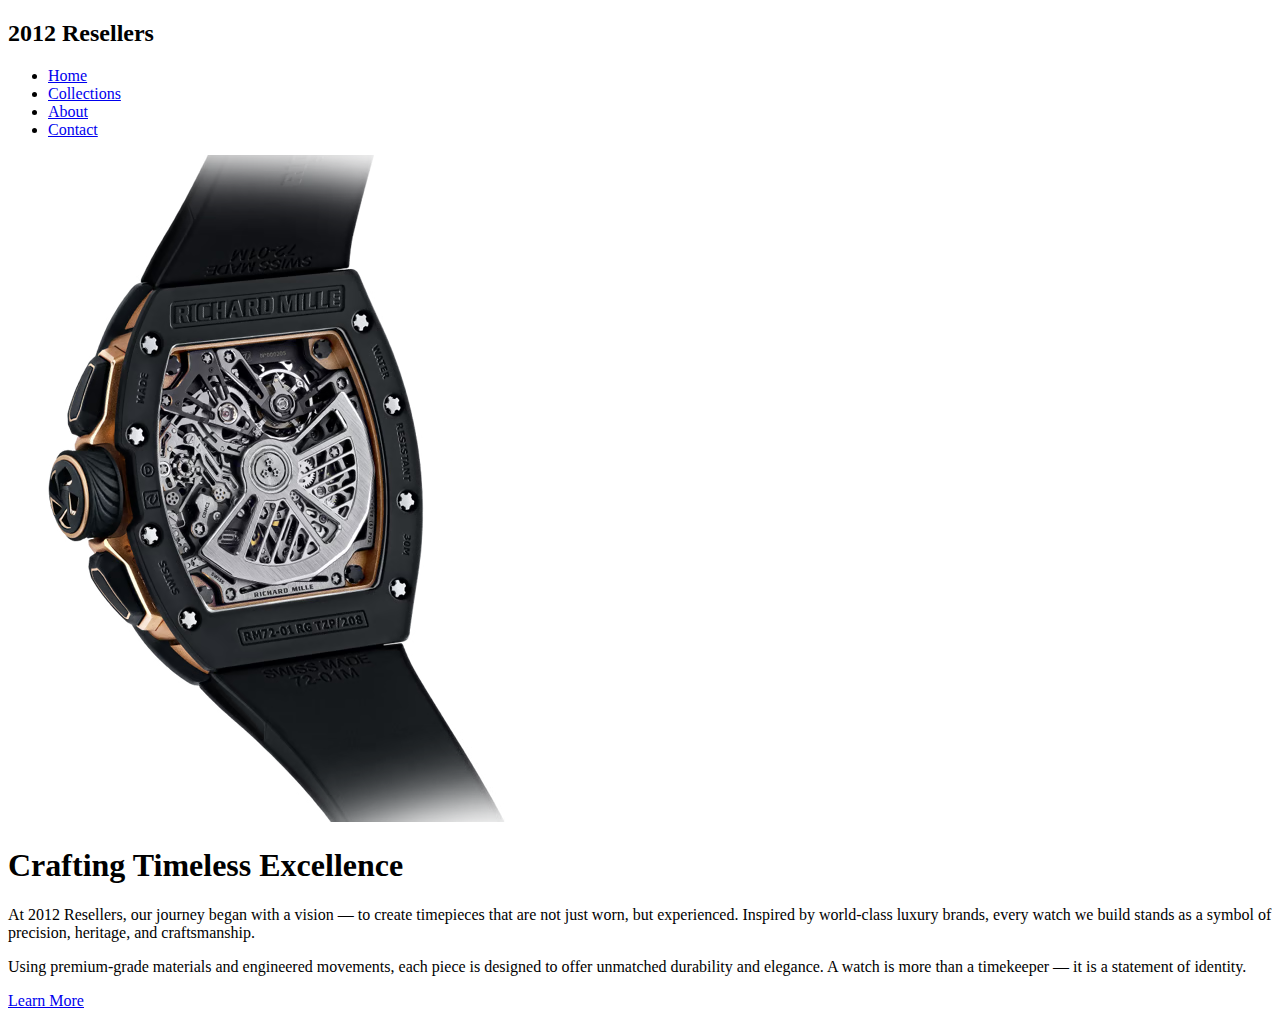
<file: about.html>
<!doctype html>
<html>

<body>
<div class="navbar">
  <h2>2012 Resellers</h2>
  <ul>
    <li><a href="index.html">Home</a></li>
    <li><a href="product.html">Collections</a></li>
    <li><a href="about.html">About</a></li>
    <li><a href="contact.html">Contact</a></li>
  </ul>
</div>

<section class="about-section">
  <div class="about-wrapper">
    <div class="about-image">
      <img src="assets/RM72-01B22.avif" alt="Luxury Watch">
    </div>
    <div class="about-content">
      <h1>Crafting Timeless Excellence</h1>

      <p>
        At 2012 Resellers, our journey began with a vision — to create timepieces
        that are not just worn, but experienced. Inspired by world-class luxury
        brands, every watch we build stands as a symbol of precision, heritage,
        and craftsmanship.
      </p>

      <p>
        Using premium-grade materials and engineered movements, each piece is
        designed to offer unmatched durability and elegance. A watch is more than
        a timekeeper — it is a statement of identity.
      </p>

      <a href="https://en.wikipedia.org/wiki/Richard_Mille" target="_blank" class="btn">Learn More</a>
    </div>

  </div>
</section>


</body>
</html>
</file>
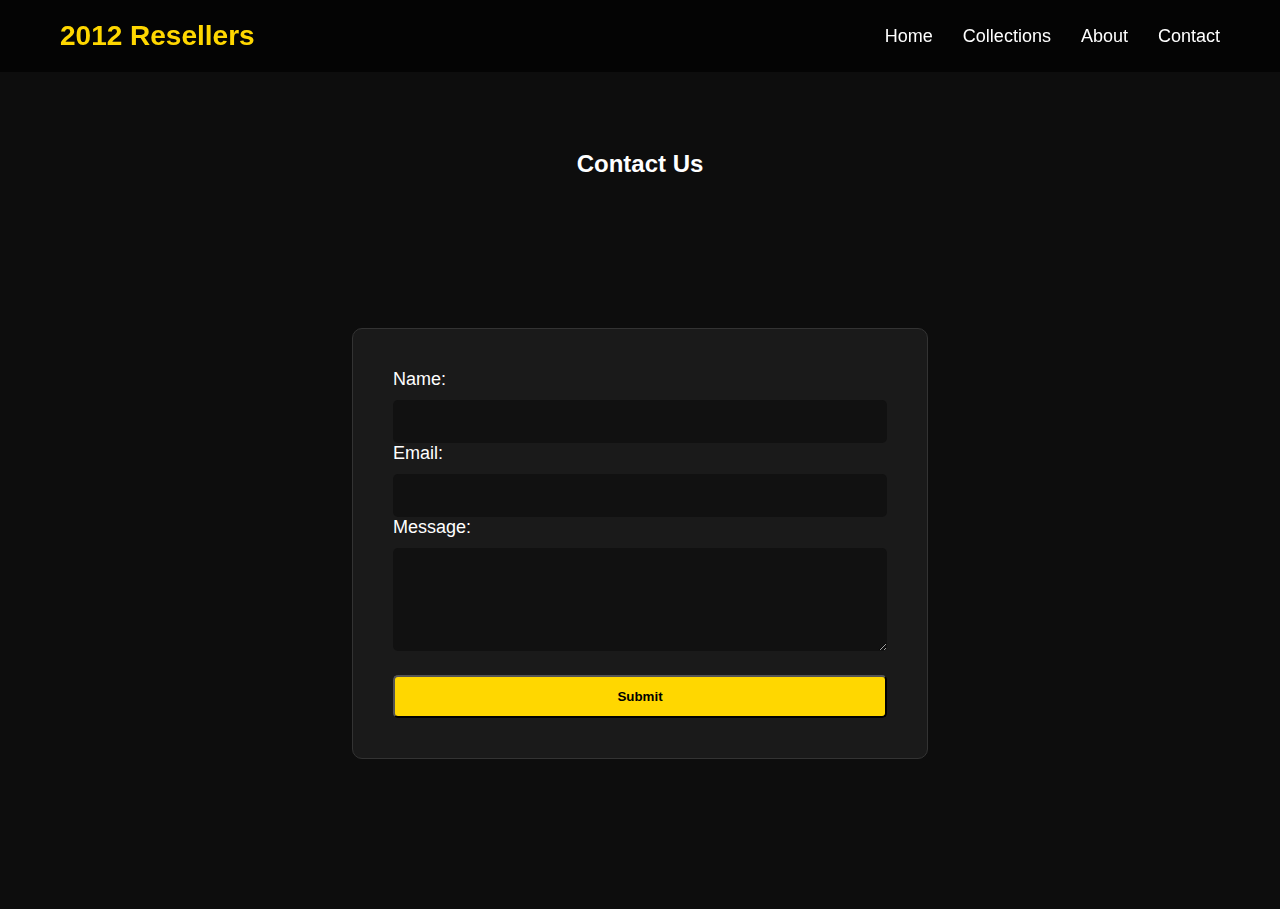
<file: contact.html>
<!DOCTYPE html>
<html>
<head>
  <link rel="stylesheet" href="style.css">
</head>

<body>
<div class="navbar">
  <h2>2012 Resellers</h2>
  <ul>
    <li><a href="index.html">Home</a></li>
    <li><a href="product.html">Collections</a></li>
    <li><a href="about.html">About</a></li>
    <li><a href="contact.html">Contact</a></li>
  </ul>
</div>

<h2 style="text-align:center; margin-top:150px;">Contact Us</h2>

<form id="contactForm" class="contact-box">
  <label>Name:</label>
  <input type="text" id="name" required>

  <label>Email:</label>
  <input type="email" id="email" required>

  <label>Message:</label>
  <textarea id="message" rows="5" required></textarea>

  <button class="btn">Submit</button>
</form>

<script src="script.js"></script>
</body>

</html>
</file>
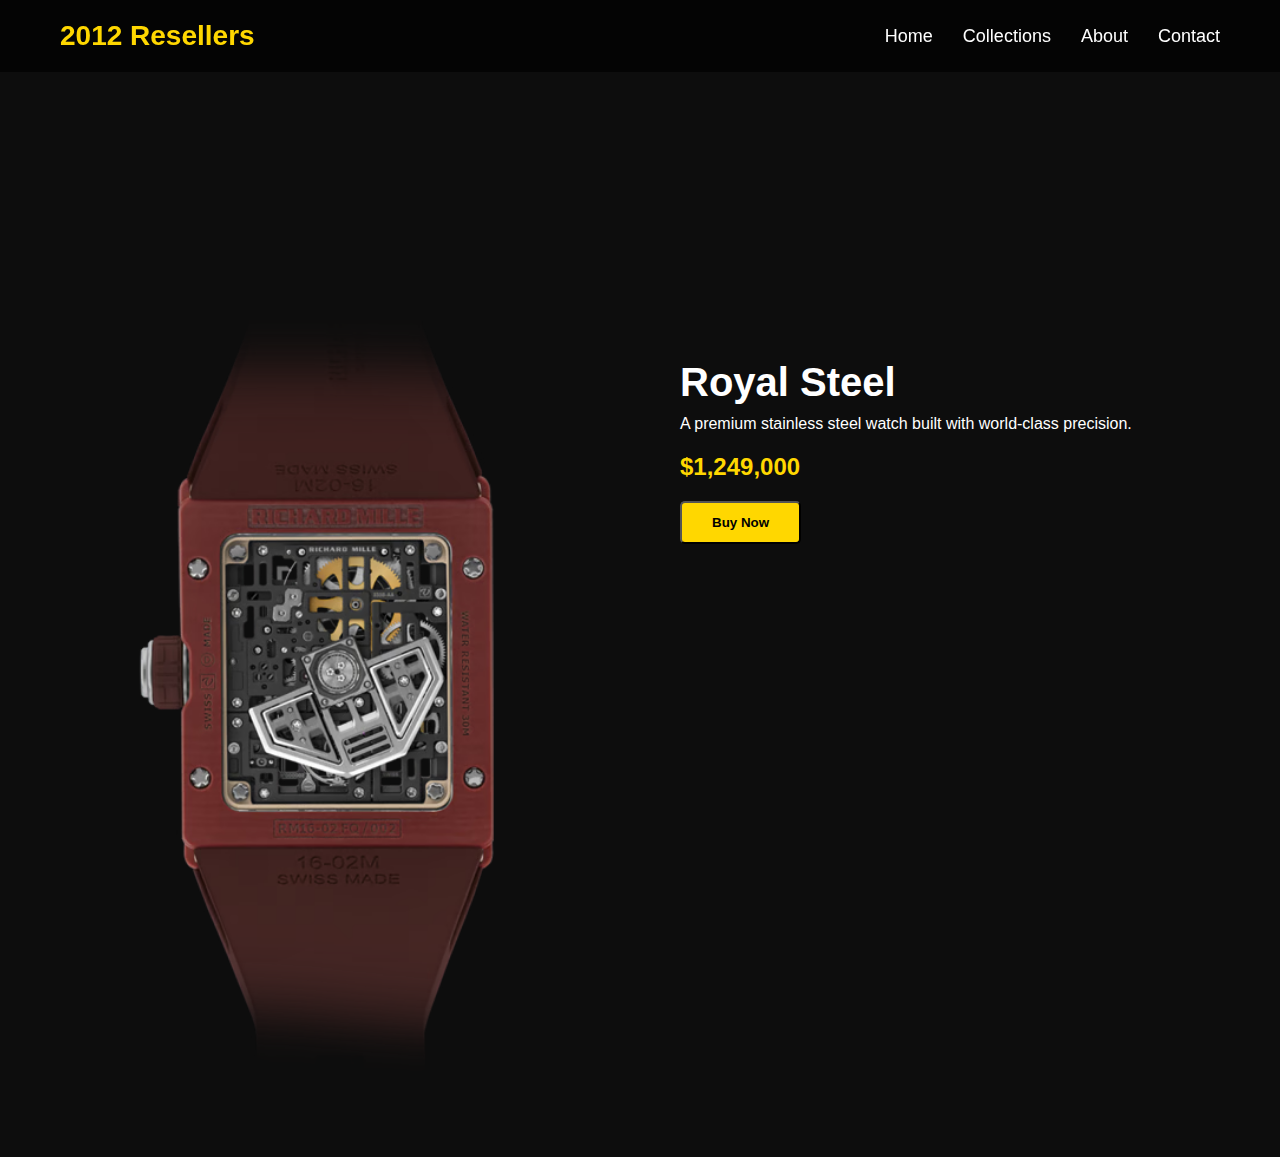
<file: product-details.html>
<!DOCTYPE html>
<html>
<head>
  <link rel="stylesheet" href="style.css">
</head>
<body style="padding-top:120px;">
<div class="navbar">
  <h2>2012 Resellers</h2>
  <ul>
    <li><a href="index.html">Home</a></li>
    <li><a href="product.html">Collections</a></li>
    <li><a href="about.html">About</a></li>
    <li><a href="contact.html">Contact</a></li>
  </ul>
</div>
<section class="product-details">
  <div style="display:flex; padding: 50px;">
    <img src="assets/RM016-02back.avif" style="width:50%; border-radius:8px;">
    <div style="padding: 40px;">
      <h1>Royal Steel</h1>
      <p>
        A premium stainless steel watch built with world-class precision.
      </p>

      <h2>$1,249,000</h2>

      <button class="btn" id="buyBtn">Buy Now</button>
    </div>
  </div>
</section>

<script src="script.js"></script>
</body>
</html>
</file>
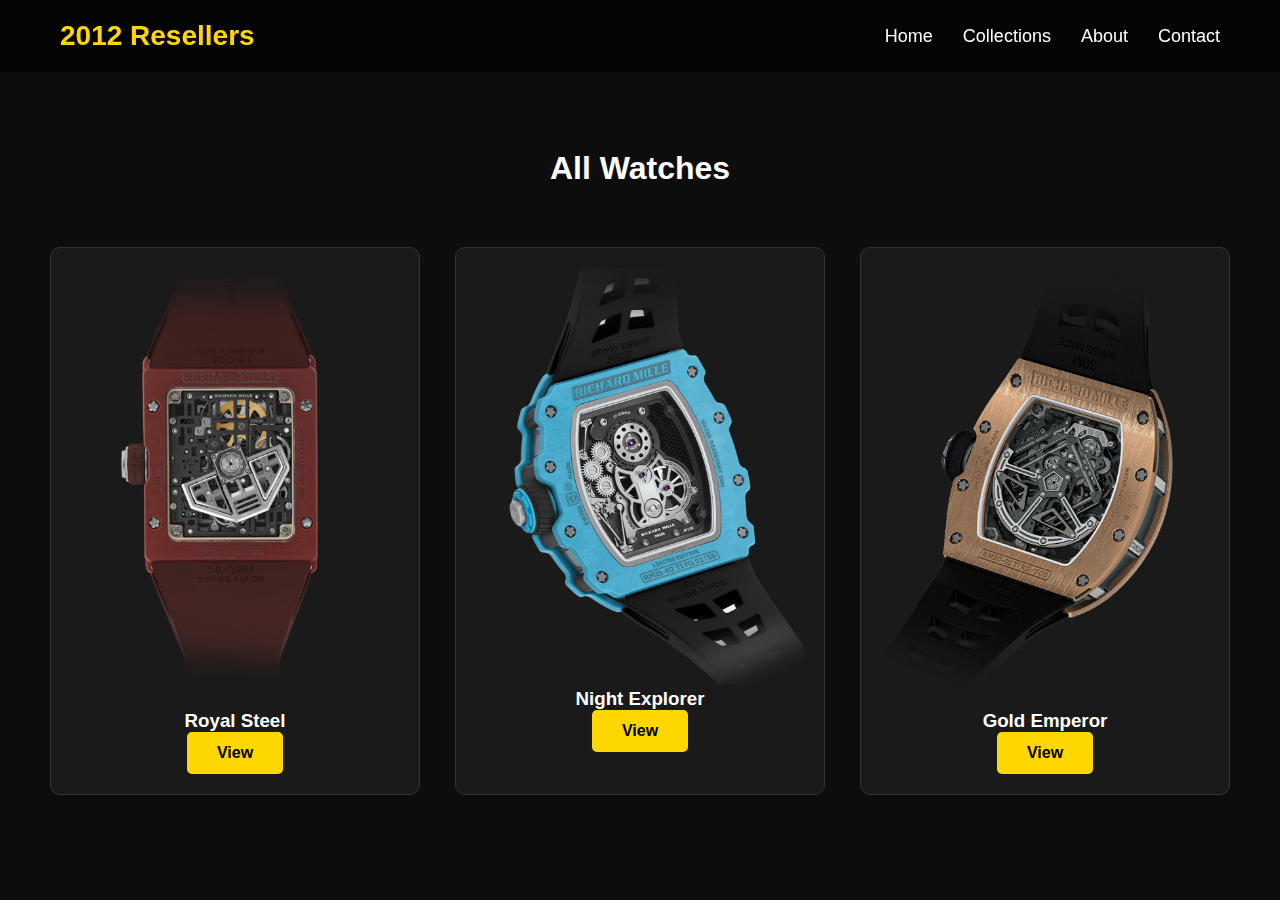
<file: product.html>
<!DOCTYPE html>
<html>
<head>
  <link rel="stylesheet" href="style.css">
</head>
<body>
<div class="navbar">
  <h2>2012 Resellers</h2>
  <ul>
    <li><a href="index.html">Home</a></li>
    <li><a href="product.html">Collections</a></li>
    <li><a href="about.html">About</a></li>
    <li><a href="contact.html">Contact</a></li>
  </ul>
</div>

<h1 style="text-align:center; padding-top:150px;">All Watches</h1>

<div class="watch-grid" style="padding: 40px 50px;">
  <div class="watch-card">
    <img src="assets/RM016-02back.avif">
    <h3>Royal Steel</h3>
    <a href="product-details.html" class="btn-small">View</a>
  </div>

  <div class="watch-card">
    <img src="assets/2102card23bq.avif">
    <h3>Night Explorer</h3>
    <a href="product-details.html" class="btn-small">View</a>
  </div>

  <div class="watch-card">
    <img src="assets/RM30-01b.avif">
    <h3>Gold Emperor</h3>
    <a href="product-details.html" class="btn-small">View</a>
  </div>
</div>

</body>

</html>
</file>
<file: style.css>
/* GLOBAL RESET */
* {
  margin: 0;
  padding: 0;
  box-sizing: border-box;
  font-family: "Segoe UI", sans-serif;
}

body {
  background: #0d0d0d;
  color: white;
  overflow-x: hidden;
}

/* NAVBAR */
.navbar {
  display: flex;
  justify-content: space-between;
  align-items: center;
  padding: 20px 60px;
  width: 100%;
  position: fixed;
  top: 0;
  background: rgba(0,0,0,0.65);
  backdrop-filter: blur(8px);
  z-index: 1000;
}

.navbar h2 {
  font-size: 28px;
  font-weight: bold;
  color: gold;
}

.navbar ul {
  list-style: none;
  display: flex;
}

.navbar ul li {
  margin-left: 30px;
}

.navbar a {
  text-decoration: none;
  color: #fff;
  font-size: 18px;
  transition: 0.3s;
}

.navbar a:hover {
  color: gold;
}

/* HERO SECTION */
.hero {
  height: 100vh;
  position: relative;
}

#heroVideo {
  height: 100%;
  width: 100%;
  object-fit: cover;
}

.hero-text {
  position: absolute;
  top: 40%;
  left: 10%;
}

.hero-text h2 {
  font-size: 70px;
  font-weight: bold;
  text-shadow: 0 0 10px rgba(0,0,0,0.5);
}

/* BUTTONS */
.btn, .btn-small {
  padding: 12px 30px;
  background: gold;
  color: black !important;
  border-radius: 5px;
  text-decoration: none;
  font-weight: bold;
  display: inline-block;
  transition: 0.3s;
}

.btn:hover, .btn-small:hover {
  background: #e0b200;
}

/* COLLECTION GRID */
.watch-grid {
  display: grid;
  grid-template-columns: repeat(auto-fit, minmax(280px, 1fr));
  gap: 35px;
  padding: 50px;
  margin-top: 20px;
}

.watch-card {
  background: #1a1a1a;
  padding: 20px;
  border-radius: 10px;
  border: 1px solid #333;
  text-align: center;
  transition: 0.3s;
}

.watch-card:hover {
  transform: translateY(-5px);
  border-color: gold;
}

.watch-card img {
  width: 100%;
  border-radius: 10px;
}

/* PRODUCT DETAILS PAGE */
.product-details {
  padding-top: 150px;
}

.product-details h1 {
  font-size: 40px;
  margin-bottom: 10px;
}

.product-details h2 {
  color: gold;
  margin: 20px 0;
}

/* ABOUT PAGE — PREMIUM DESIGN */
.about-section {
  padding: 150px 60px;
  display: flex;
  justify-content: center;
}

.about-wrapper {
  display: flex;
  gap: 50px;
  max-width: 1200px;
  align-items: center;
}

.about-image img {
  width: 500px;
  border-radius: 15px;
  box-shadow: 0 0 25px rgba(255, 215, 0, 0.25);
  transition: 0.3s;
}

.about-image img:hover {
  transform: scale(1.03);
  box-shadow: 0 0 35px rgba(255, 215, 0, 0.35);
}

.about-content h1 {
  font-size: 48px;
  color: gold;
  margin-bottom: 20px;
  letter-spacing: 1px;
}

.about-content p {
  line-height: 1.8;
  font-size: 18px;
  margin-bottom: 20px;
  color: #dddddd;
}

/* CONTACT FORM */
.contact-box {
  width: 45%;
  margin: 150px auto;
  background: #1a1a1a;
  padding: 40px;
  border-radius: 10px;
  border: 1px solid #333;
}

.contact-box label {
  font-size: 18px;
}

.contact-box input,
.contact-box textarea {
  width: 100%;
  padding: 14px;
  background: #111;
  border: none;
  border-radius: 5px;
  margin-top: 10px;
  color: white;
}

.contact-box button {
  width: 100%;
  margin-top: 20px;
}

/* RESPONSIVE DESIGN */
@media (max-width: 900px) {

  .navbar {
    padding: 15px 30px;
  }

  .about-wrapper {
    flex-direction: column;
    text-align: center;
  }

  .about-image img {
    width: 90%;
  }

  .about-content h1 {
    font-size: 36px;
  }

  .contact-box {
    width: 80%;
  }

  .hero-text h2 {
    font-size: 45px;
  }
}
</file>
